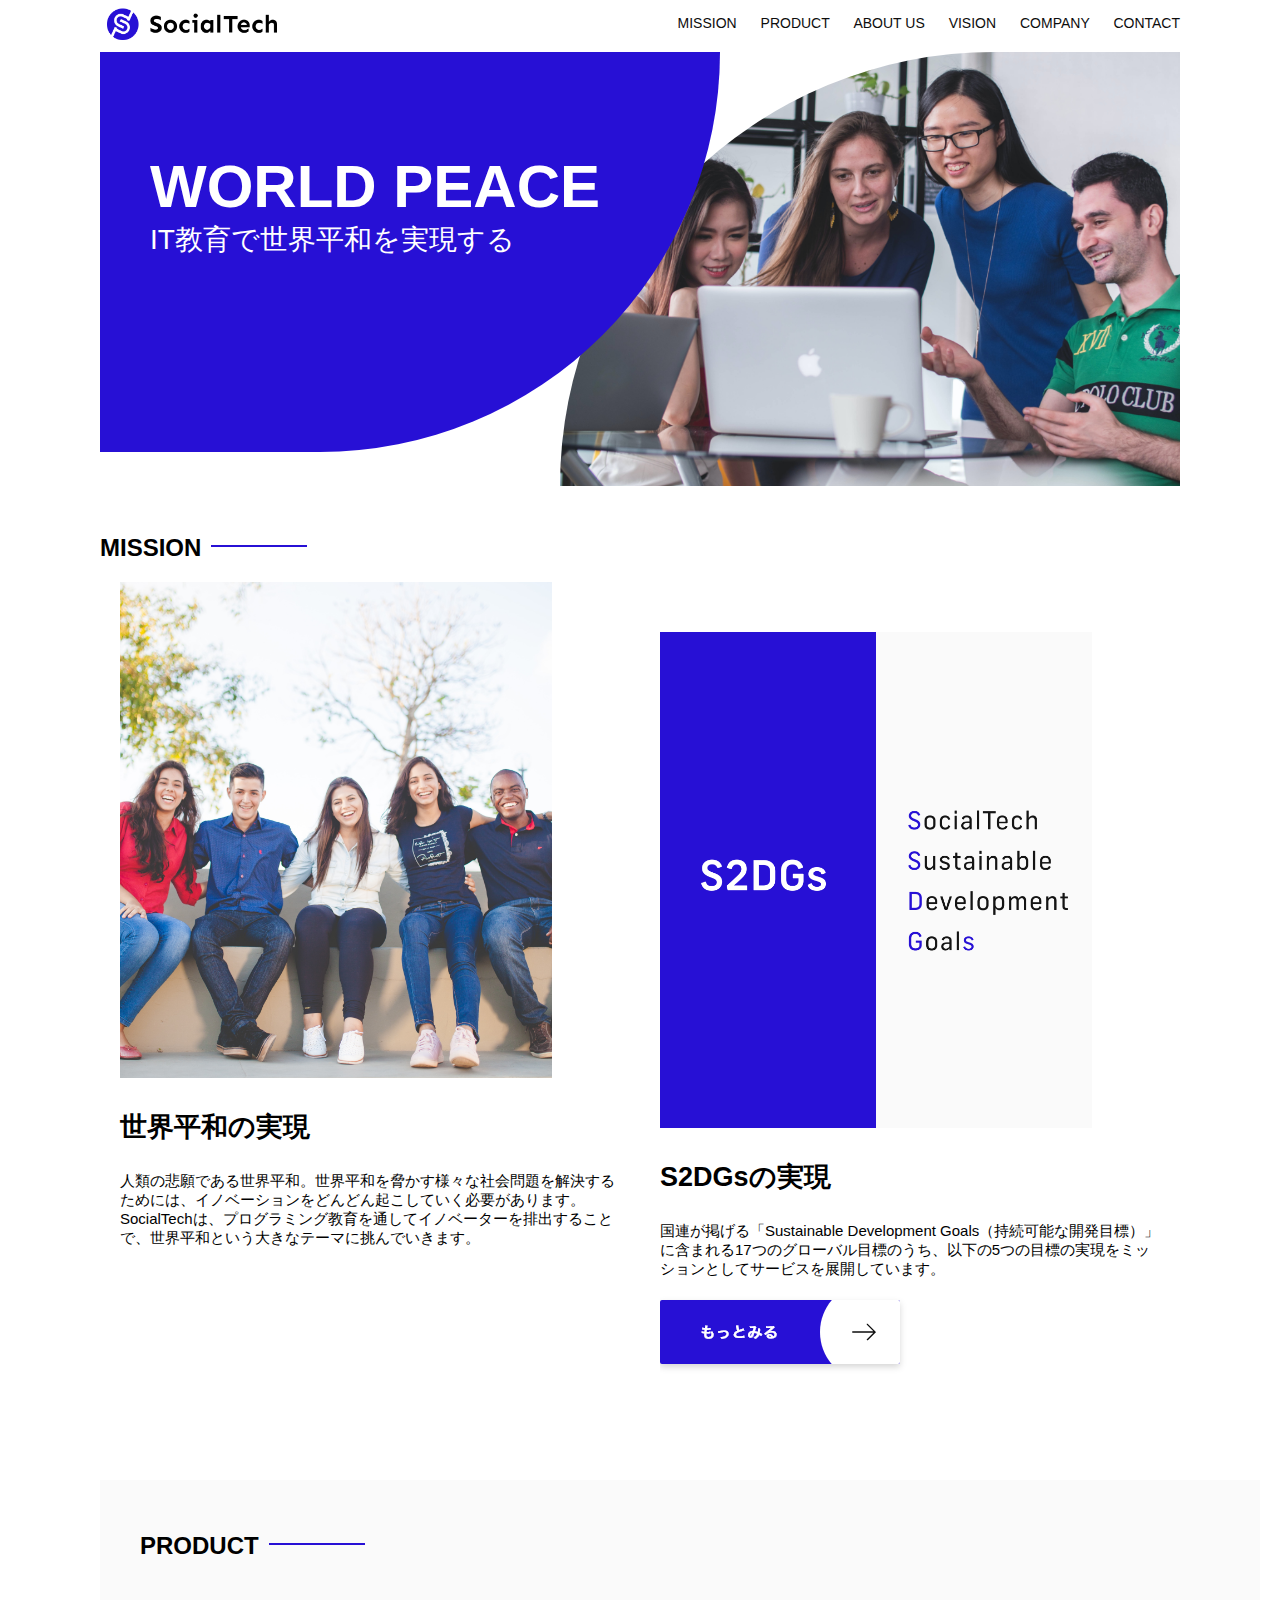
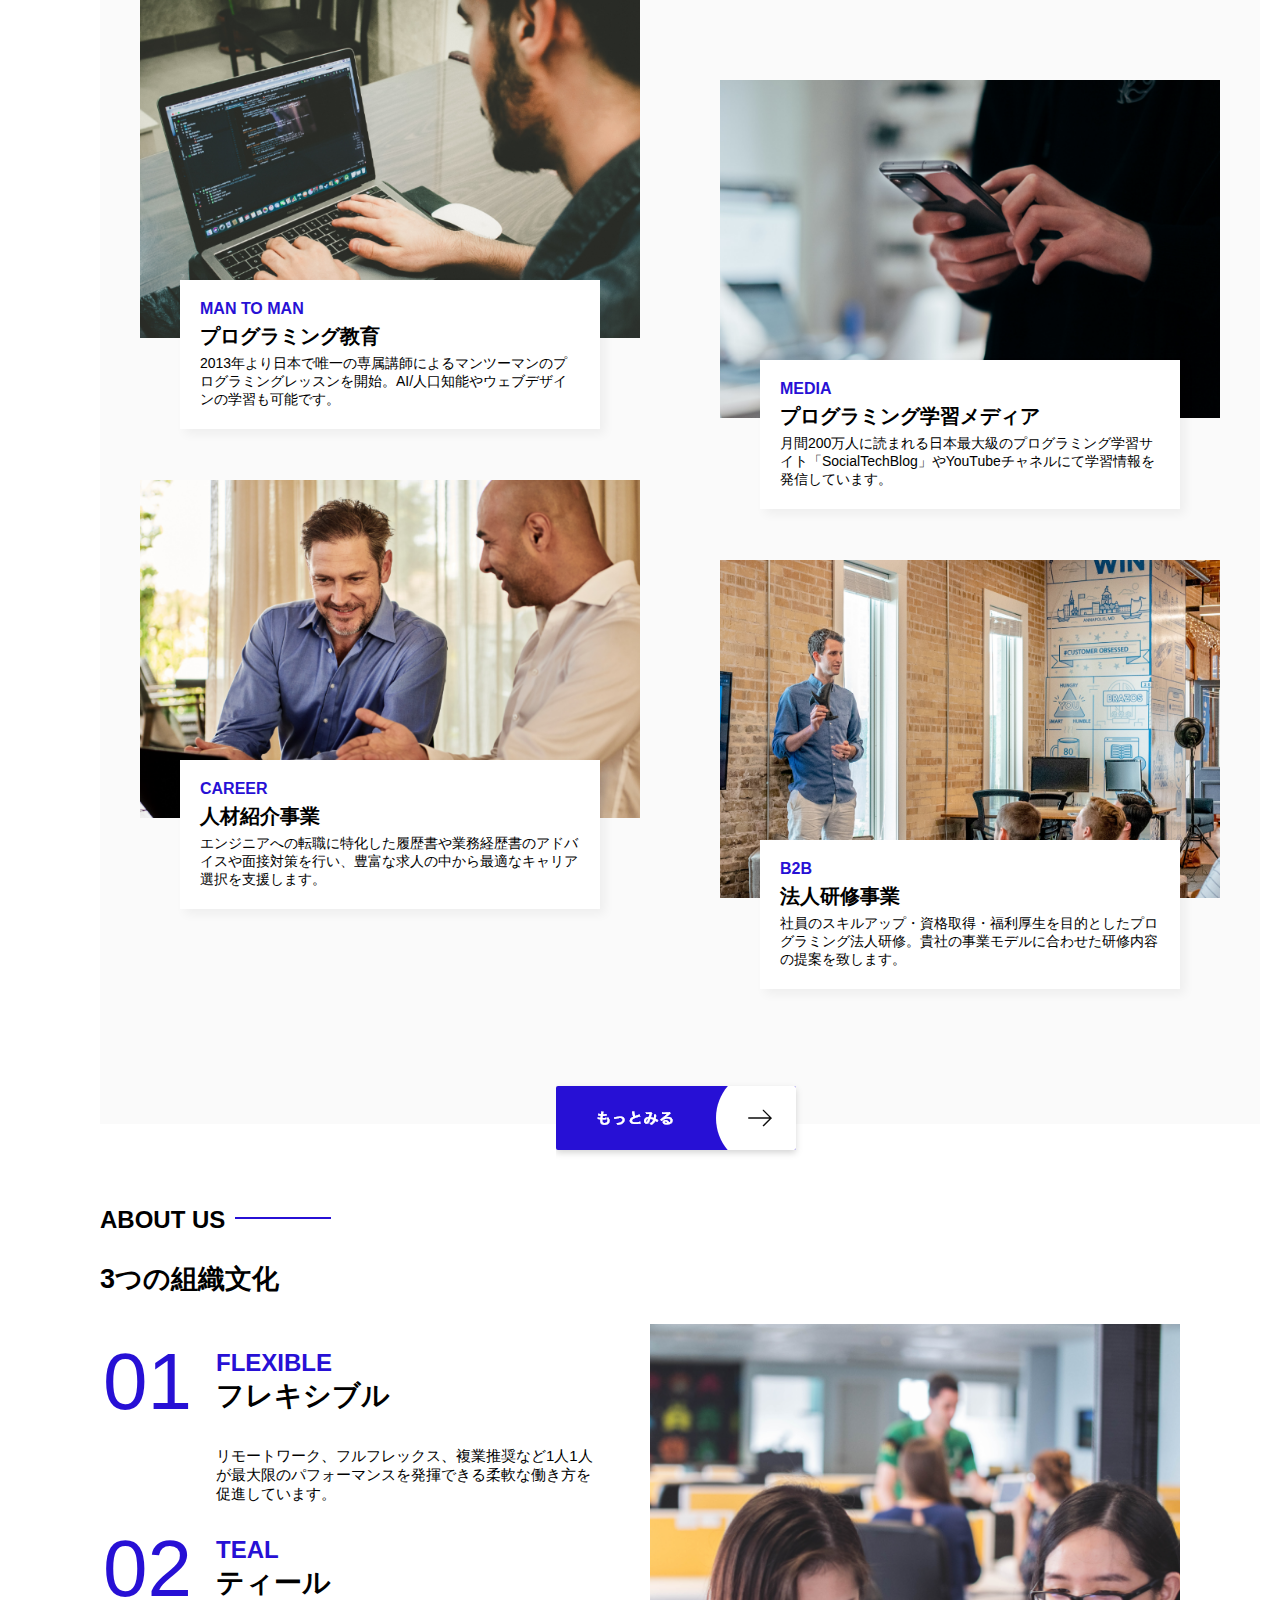
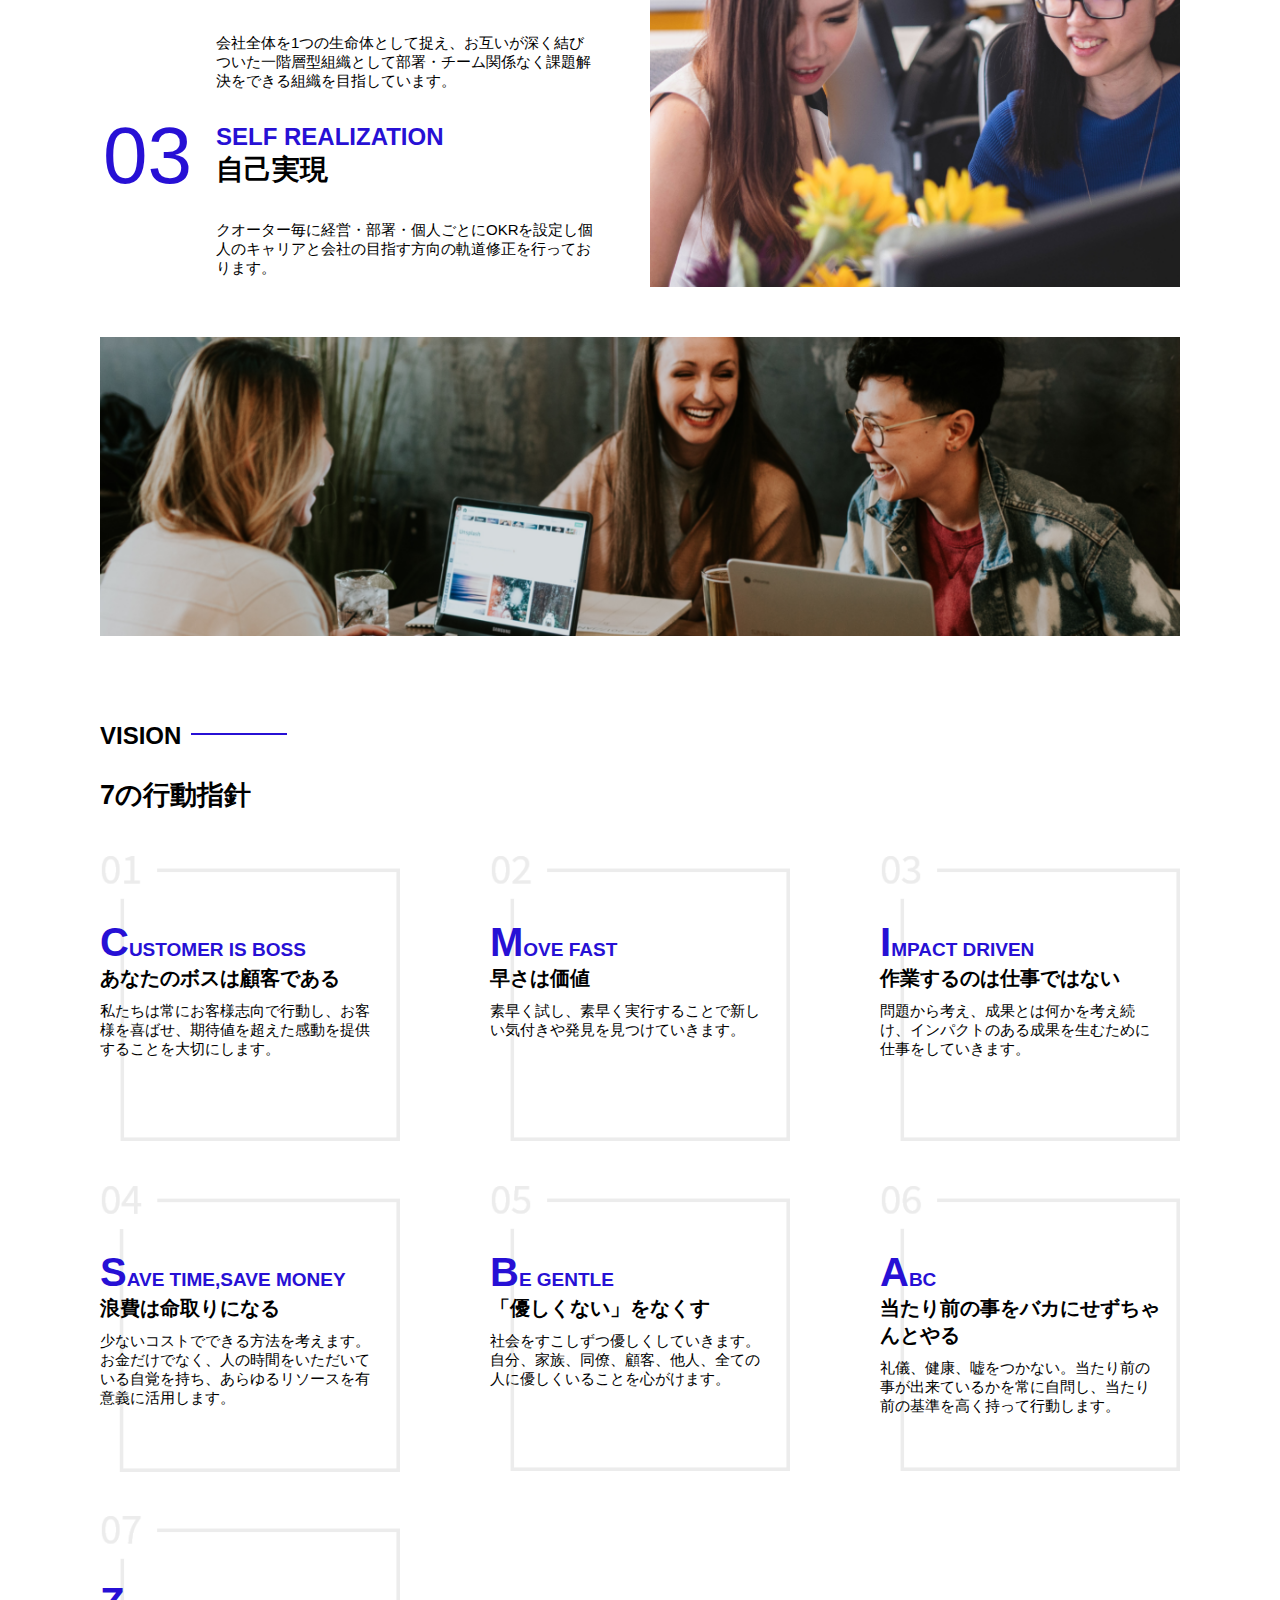
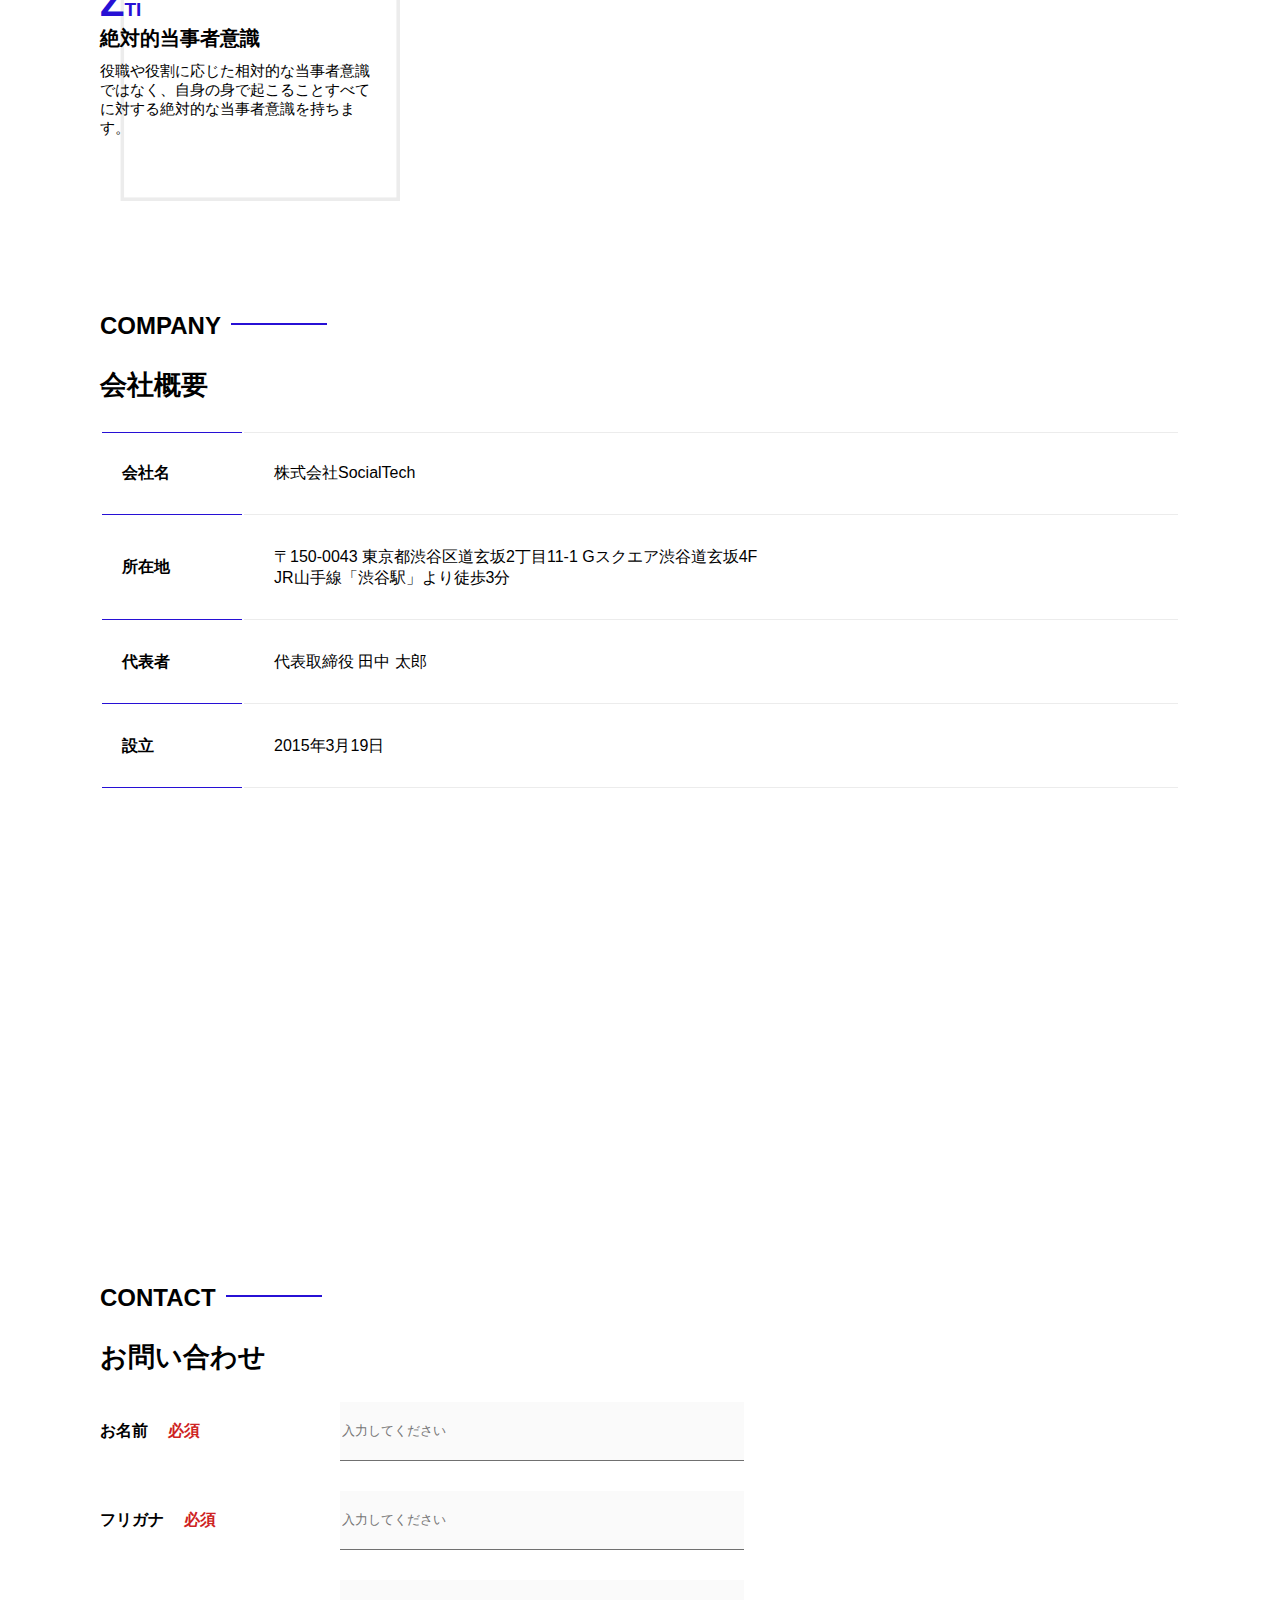
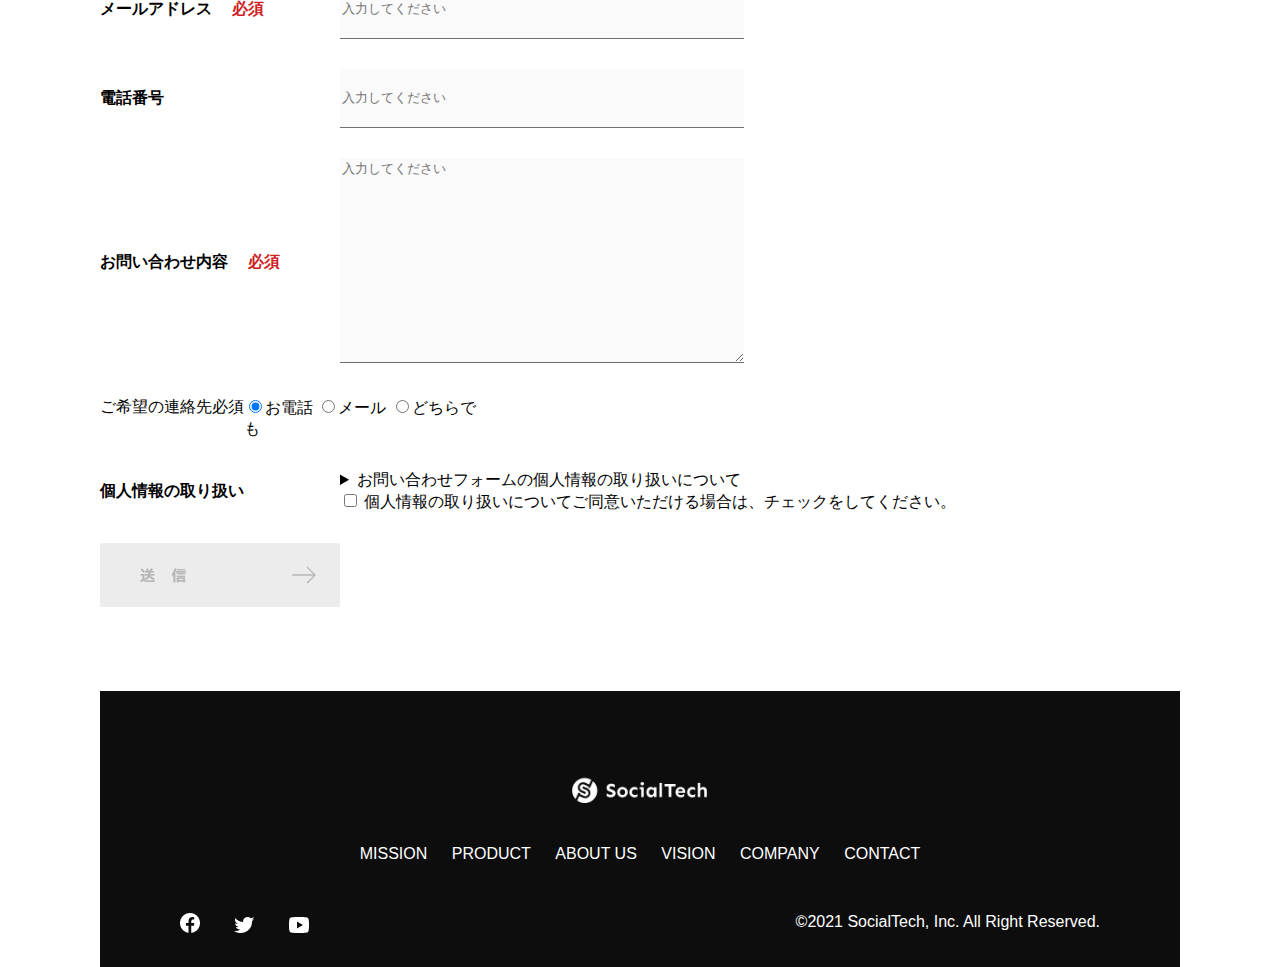
<file: index.html>
<!DOCTYPE html>
<html>
  <head>
    <title>SocialTech</title>
    <meta charset="UTF-8">
    <meta name="description" content="SocialTechはEdTech業界のリーディングカンパニーを目指します。">
    <!-- ↓いつも"width=device-widthの後の,を忘れるため注意！ -->
    <meta name="viewport" content="width=device-width, initial-scale=1.0">
    <link rel="stylesheet" href="style.css">
  </head>
  <body>
    <!-- ヘッダー -->
    <header>
      <!-- ロゴ -->
      <a href="index.html" id="logo"><img src="images/logo.png" alt="トップページに戻る"></a>
      <!-- PC用ナビゲーション -->
      <nav id="nav-pc">
        <a href="mission.html">MISSION</a>
        <a href="product.html">PRODUCT</a>
        <a href="index.html#aboutus">ABOUT US</a>
        <a href="index.html#vision">VISION</a>
        <a href="index.html#company">COMPANY</a>
        <a href="index.html#contact">CONTACT</a>
      </nav>
      <!-- スマートフォン用メニューボタン -->
      <img id="menu-sp" src="images/button-menu.png" alt="ナビゲーションを開く" onclick="document.getElementById('nav-sp').style.display = 'block'">

      <!-- スマホ用ナビゲーション -->
      <nav id="nav-sp">
        <img id="close" src="images/button-close.png" alt="ナビゲーションを閉じる" onclick="document.getElementById('nav-sp').style.display = 'none'">
        <a id="logo-sp" href="index.html" onclick="document.getElementById(nav-sp).style.display = 'none'"><img 
          src="images/logo-sp.png" alt="トップページに戻る"></a>
          <a class="menu" href="mission.html" onclick="document.getElementById('nav-sp').style.display = 'none'">MISSION</a>
          <a class="menu" href="product.html" onclick="document.getElementById('nav-sp').style.display = 'none'">PRODUCT</a>
          <a class="menu" href="index.html#aboutus" onclick="document.getElementById('nav-sp').style.display = 'none'">ABOUT
            US</a>
          <a class="menu" href="index.html#vision"
            onclick="document.getElementById('nav-sp').style.display = 'none'">VISION</a>
          <a class="menu" href="index.html#company"
            onclick="document.getElementById('nav-sp').style.display = 'none'">COMPANY</a>
          <a class="menu" href="index.html#contact"
            onclick="document.getElementById('nav-sp').style.display = 'none'">CONTACT</a>
          <div id="sns">
          <a href="https://www.facebook.com/sejuku2013"><img src="images/button-facebook.png" alt="Facebookのリンク"></a>
          <a href="https://twitter.com/samuraijuku"><img src="images/button-twitter.png" alt="Twitterのリンク"></a>
          <a href="https://www.youtube.com/channel/UCCFOQO5aDK0xXam4cUQXT8g"><img src="images/button-youtube.png" alt="YouTubeのリンク"></a>
        </div>
      </nav>
    </header>
    <main>
      <article>
        <!-- メインビジュアル -->
        <section id="main-visual">
          <div id="main-message">
            <h1>WORLD PEACE</h1>
            <p>IT教育で世界平和を実現する</p>      
          </div>
          <img src="images/index/index-main.png"  alt="PCの周りに集まる多国籍の仲間たち">
        </section>
        <!-- ミッション -->
        <section id="mission">
          <h2 class="index-h2">MISSION</h2>
          <div id="mission-flex">
            <div>
              <img id="mission-photo" src="images/index/index-mission.png" alt="屋外のベンチで写真を撮影する多国籍の仲間たち">
              <h3>世界平和の実現</h3>
              <p>
                人類の悲願である世界平和。世界平和を脅かす様々な社会問題を解決するためには、イノベーションをどんどん起こしていく必要があります。SocialTechは、プログラミング教育を通してイノベーターを排出することで、世界平和という大きなテーマに挑んでいきます。
              </p>
            </div>
            <div>
              <img id="s2dgs" src="images/index/s2dgs.png" alt="S2DGs">
              <h3>S2DGsの実現</h3>
              <p>国連が掲げる「Sustainable Development Goals（持続可能な開発目標）」に含まれる17つのグローバル目標のうち、以下の5つの目標の実現をミッションとしてサービスを展開しています。</p>
              <a href="mission.html">
                <img src="images/button-more.png" alt="もっと見る"></a>
            </div>
          </div>
        </section>
        <!-- プロダクト -->
        <section id="product">
          <h2 class="index-h2">PRODUCT</h2>
          <div>
            <div id="product-left">
              <div>
                <img class="product-photo" src="images/product/product-mantoman.png" alt="PCでコードを書く男性">
                <div class="product-explain">
                  <span>MAN TO MAN</span>
                  <h3>プログラミング教育</h3>
                  <p>2013年より日本で唯一の専属講師によるマンツーマンのプログラミングレッスンを開始。AI/人口知能やウェブデザインの学習も可能です。</p>
                </div>
              </div>
              <div>
                <img class="product-photo" src="images/product/product-career.png" alt="笑顔で話し合う2人の男性">
                <div class="product-explain">
                  <span>CAREER</span>
                  <h3>人材紹介事業</h3>
                  <p>エンジニアへの転職に特化した履歴書や業務経歴書のアドバイスや面接対策を行い、豊富な求人の中から最適なキャリア選択を支援します。</p>
                </div>
              </div>
            </div>
            <div id="product-right">
              <div>
                <img class="product-photo" src="images/product/product-media.png" alt="スマートフォンを操作する人">
                <div class="product-explain">
                  <span>MEDIA</span>
                  <h3>プログラミング学習メディア</h3>
                  <p>月間200万人に読まれる日本最大級のプログラミング学習サイト「SocialTechBlog」やYouTubeチャネルにて学習情報を発信しています。</p>
                </div>
              </div>
              <div>
                <img class="product-photo" src="images/product/product-b2b.png" alt="講演中の男性とそれを聴く人々">
                <div class="product-explain">
                  <span>B2B</span>
                  <h3>法人研修事業</h3>
                  <p>社員のスキルアップ・資格取得・福利厚生を目的としたプログラミング法人研修。貴社の事業モデルに合わせた研修内容の提案を致します。</p>
                </div>
              </div>
            </div>
          </div>
          <div>
            <a id="product-more" href="product.html">
              <img src="images/button-more.png" alt="もっと見る">
            </a>
          </div>
        </section>
        <!-- ABOUT US -->
        <section id="aboutus">
          <h2 class="index-h2">ABOUT US</h2>
          <h3>3つの組織文化</h3>
          <div>
            <table class="culture-table">
              <tr>
                <td>
                  <span class="culture-num">01</span>
                </td>
                <td>
                  <span class="culture-en">FLEXIBLE</span>
                  <span class="culture-jp">フレキシブル</span>
                </td>
              </tr>
              <tr>
                <td>
                  <!-- 空のセル -->
                </td>
                <td>
                  <p class="culture-description">
                    リモートワーク、フルフレックス、複業推奨など1人1人が最大限のパフォーマンスを発揮できる柔軟な働き方を促進しています。
                  </p>
                </td>
              </tr>
              <tr>
                <td>
                  <span class="culture-num">02</span>
                </td>
                <td>
                  <span class="culture-en">TEAL</span>
                  <span class="culture-jp">ティール</span>
                </td>
              </tr>
              <tr>
                <td>
                  <!-- 空のセル -->
                </td>
                <td>
                  <p class="culture-description">
                    会社全体を1つの生命体として捉え、お互いが深く結びついた一階層型組織として部署・チーム関係なく課題解決をできる組織を目指しています。
                  </p>
                </td>
              </tr>
              <tr>
                <td>
                  <span class="culture-num">03</span>
                </td>
                <td>
                  <span class="culture-en">SELF REALIZATION</span>
                  <span class="culture-jp"> 自己実現</span>
                </td>
              </tr>
              <tr>
                <td>
                  <!-- 空のセル -->
                </td>
                <td>
                  <p class="culture-description">
                    クオーター毎に経営・部署・個人ごとにOKRを設定し個人のキャリアと会社の目指す方向の軌道修正を行っております。
                  </p> 
                </td>
              </tr>
            </table>
            <img class="culture-img" src="images/index/index-aboutus1.png" alt="笑顔で話し合う2人の女性">
          </div>
            <img class="culture-img2" src="images/index/index-aboutus2.png" alt="笑顔で話し合う3人の男女">
        </section>
        <!-- ビジョン -->
        <section id="vision">
          <h2 class="index-h2">VISION</h2>
          <h3>7の行動指針</h3>
          <div>
            <div class="vision-box">
              <img src="images/index/vision-01.png" alt="01">
              <span>
                <h4>CUSTOMER IS BOSS</h4>
                <h5>あなたのボスは顧客である</h5>
                <p>私たちは常にお客様志向で行動し、お客様を喜ばせ、期待値を超えた感動を提供することを大切にします。</p>
              </span>
            </div>
            <div class="vision-box">
              <img src="images/index/vision-02.png" alt="02">
              <span>
                <h4>MOVE FAST</h4>
                <h5>早さは価値</h5>
                <p>素早く試し、素早く実行することで新しい気付きや発見を見つけていきます。</p>
              </span>
            </div>
            <div class="vision-box">
              <img src="images/index/vision-03.png" alt="03">
              <span>
                <h4>IMPACT DRIVEN</h4>
                <h5>作業するのは仕事ではない</h5>
                <p>問題から考え、成果とは何かを考え続け、インパクトのある成果を生むために仕事をしていきます。</p>
              </span>
            </div>
            <div class="vision-box">
              <img src="images/index/vision-04.png" alt="04">
              <span>
                <h4>SAVE TIME,SAVE MONEY</h4>
                <h5>浪費は命取りになる</h5>
                <p>少ないコストでできる方法を考えます。お金だけでなく、人の時間をいただいている自覚を持ち、あらゆるリソースを有意義に活用します。</p>
              </span>
            </div>
            <div class="vision-box">
              <img src="images/index/vision-05.png" alt="05">
              <span>
                <h4>BE GENTLE</h4>
                <h5>「優しくない」をなくす</h5>
                <p>社会をすこしずつ優しくしていきます。自分、家族、同僚、顧客、他人、全ての人に優しくいることを心がけます。</p>
              </span>
            </div>
            <div class="vision-box">
              <img src="images/index/vision-06.png" alt="06">
              <span>
                <h4>ABC</h4>
                <h5>当たり前の事をバカにせずちゃんとやる</h5>
                <p>礼儀、健康、嘘をつかない。当たり前の事が出来ているかを常に自問し、当たり前の基準を高く持って行動します。</p>
              </span>
            </div>
            <div class="vision-box">
              <img src="images/index/vision-07.png" alt="07">
              <span>
                <h4>ZTI</h4>
                <h5>絶対的当事者意識</h5>
                <p>役職や役割に応じた相対的な当事者意識ではなく、自身の身で起こることすべてに対する絶対的な当事者意識を持ちます。</p>
              </span>
            </div>            
          </div>
        </section>
        <!-- COMPANY -->
        <section id="company">
          <h2 class="index-h2">COMPANY</h2>
          <h3>会社概要</h3>
          <table id="company-table">
            <tr>
              <th class="tableheader-first">会社名</th>
              <td class="cell-first">株式会社SocialTech</td>
            </tr>
            <tr>
              <th class="tableheader">所在地</th>
              <td class="cell">〒150-0043 東京都渋谷区道玄坂2丁目11-1 Gスクエア渋谷道玄坂4F<br>JR山手線「渋谷駅」より徒歩3分</td>
            </tr>
            <tr>
              <th class="tableheader">代表者</th>
              <td class="cell">代表取締役 田中 太郎</td>
            </tr>
            <tr>
              <th class="tableheader">設立</th>
              <td class="cell">2015年3月19日</td>
            </tr>
          </table>
          <iframe src="https://www.google.com/maps/embed?pb=!1m18!1m12!1m3!1d3241.7759544892483!2d139.69399665123464!3d35.65789123876098!2m3!1f0!2f0!3f0!3m2!1i1024!2i768!4f13.1!3m3!1m2!1s0x60188caa0042e8d1%3A0xba130bea826a7aa2!2z44CSMTUwLTAwNDMg5p2x5Lqs6YO95riL6LC35Yy66YGT546E5Z2C77yS5LiB55uu77yR77yR4oiS77yR!5e0!3m2!1sja!2sjp!4v1636872991912!5m2!1sja!2sjp"
                  style="border:0;" allowfullscreen="" loading="lazy"></iframe>
        </section>
        <!-- お問い合わせフォーム -->
        <section id="contact">
          <h2 class="index-h2">CONTACT</h2>
          <h3>お問い合わせ</h3>
          <!-- STATIC FORMSのフォームタグ -->
          <form action="https://api.staticforms.xyz/submit" method="post">
            <input type="text" name="honeypot" style="display:none">
            <!-- STATIC FORMSのアクセスキー -->
            <input type="hidden" name="accessKey" value="0c6f631b-71de-4d2d-8fc2-6f53edaca8bb">
            <!-- メールのタイトル -->
            <input type="hidden" name="subject" value="お問い合わせフォーム" />
            <!-- 送信先のメールアドレスをvalueに設定する -->
            <input type="hidden" name="replyTo" value="koicha6217@gmail.com">
            <!-- redirectToのURLは公開後のURLへリンクする -->
            <input type="hidden" name="redirectTo" value="">
            <div>
              <div class="contact-heading">
                <label class="contact-label">お名前<span class="contact-span">必須</span></label>
              </div>
              <div>
                <input type="text" name="name" placeholder="入力してください" class="contact-textbox">
              </div>
            </div>
            <div>
              <div class="contact-heading">
                <label class="contact-label">フリガナ<span class="contact-span">必須</span></label>
              </div>
              <div>
                <input type="text" name="hurigana" placeholder="入力してください" class="contact-textbox">
              </div>
            </div>
            <div>
              <div class="contact-heading">
                <label class="contact-label">メールアドレス<span class="contact-span">必須</span></label>
              </div>
              <div>
                <input type="text" name="email" placeholder="入力してください" class="contact-textbox">
              </div>
            </div>
            <div>
              <div class="contact-heading">
                <label class="contact-label">電話番号</label>
              </div>
              <div>
                <input type="text" name="tel" placeholder="入力してください" class="contact-textbox">
              </div>
            </div>
            <div>
              <div class="contact-heading">
                <label class="contact-label">お問い合わせ内容<span class="contact-span">必須</span></label>
              </div>
              <div>
                <textarea class="contact-textarea" placeholder="入力してください" name="message"></textarea>
              </div>
            </div>
            <!-- ご希望の連絡先 -->
            <div>
              <div>
                <label>ご希望の連絡先<span>必須</span></label>
              </div>
              <div>
                <div class="contact-heading">
                  <input class="radiobutton" type="radio" value="tel" name="contact" checked><label>お電話</label>
                  <input class="radiobutton" type="radio" value="mail" name="contact"><label>メール</label>
                  <input class="radiobutton" type="radio" value="both" name="contact"><label>どちらでも</label>
                </div>
              </div>
            </div>
            <div>
              <div class="contact-heading">
                <label class="contact-label">個人情報の取り扱い</label>
              </div>
              <div>
                <details>
                  <summary>お問い合わせフォームの個人情報の取り扱いについて</summary>
                  <div>
                    <span>１．組織の名称又は氏名</span><br>
                    株式会社SocialTech<br><br>
                    <span>２．個人情報保護管理者（若しくはその代理人）の氏名又は職名、所属及び連絡先 
                      鈴木 一郎 コーポレート部</span><br>
                    メールアドレス：support@socialtech.net<br>
                    TEL：03-xxxx-xxxx<br>
                    <span>３．個人情報の利用目的</span><br>
                    ・本サービス及び本サービスに関連する情報の提供又はそれらに関する連絡のため<br>
                    ・ユーザーの本人確認のため<br>
                    ・当社サービスのご案内のため<br>
                    ・当社の商品等の広告または宣伝（電子メールによるものを含むものとします。）<br><br>
                    <span>４．個人情報の取り扱い業務の委託</span><br>
                    個人情報の取扱業務の全部または一部を外部に業務委託する場合があります。<br>
                    その際、弊社は、個人情報を適切に保護できる管理体制を敷き実行していることを条件として<br>
                    委託先を厳選したうえで、機密保持契約を委託先と締結し、お客様の個人情報を厳密に管理させます。<br><br>
                    <span>５．個人情報の開示等の請求</span><br>
                    お客様は、弊社に対してご自身の個人情報の開示等（利用目的の通知、開示、内容の訂正・追加・削除、利用の停止または消去、第三者への提供の停止）に関して、当社問合わせ窓口に申し出ることができます。<br>
                    その際、弊社はお客様ご本人を確認させていただいたうえで、合理的な期間内に対応いたします。<br><br>
                    なお、個人情報に関する弊社問合わせ先は、次の通りです。<br><br>
                    株式会社SocialTech　個人情報問合せ窓口<br>
                    〒150-0043　東京都渋谷区道玄坂2丁目11-1 Ｇスクエア渋谷道玄坂 4F<br>
                    メールアドレス：support@socialtech.net　TEL：03-xxxx-xxxx<br><br>
                    <span>６．個人情報を提供されることの任意性について</span><br><br>
                    お客様がご自身の個人情報を弊社に提供されるか否かは、お客様のご判断によりますが、もしご提供されない場合には、適切なサービスが提供できない場合がありますので予めご了承ください。
                  </div>
                </details>
                <input type="checkbox" name="agree">
                <span>個人情報の取り扱いについてご同意いただける場合は、チェックをしてください。</span>
              </div>
            </div>
            <input type="image" src="images/button-submit.png" alt="送信する">
          </form>
        </section>
      </article>
      <footer>
        <div id="footer-logo">
          <img src="images/logo-sp.png" alt="SocialTeck">
        </div>
        <div id="footer-link">
          <a href="mission.html">MISSION</a>
          <a href="product.html">PRODUCT</a>
          <a href="index.html#aboutus">ABOUT US</a>
          <a href="index.html#vision">VISION</a>
          <a href="index.html#company">COMPANY</a>
          <a href="index.html#contact">CONTACT</a>
        </div>
        <div id="sns-footer">
          <a href="https://www.facebook.com/sejuku2013"><img src="images/button-facebook.png" alt="Facebookのリンク"></a>
          <a href="https://twitter.com/samuraijuku"><img src="images/button-twitter.png" alt="Twitterのリンク"></a>
          <a href="https://www.youtube.com/channel/UCCFOQO5aDK0xXam4cUQXT8g"><img src="images/button-youtube.png" alt="YouTubeのリンク"></a>
          <span id="copyright">&copy;2021 SocialTech, Inc. All Right Reserved. </span>
        </div>
      </footer>
    </main>
  </body>
</html>
</file>
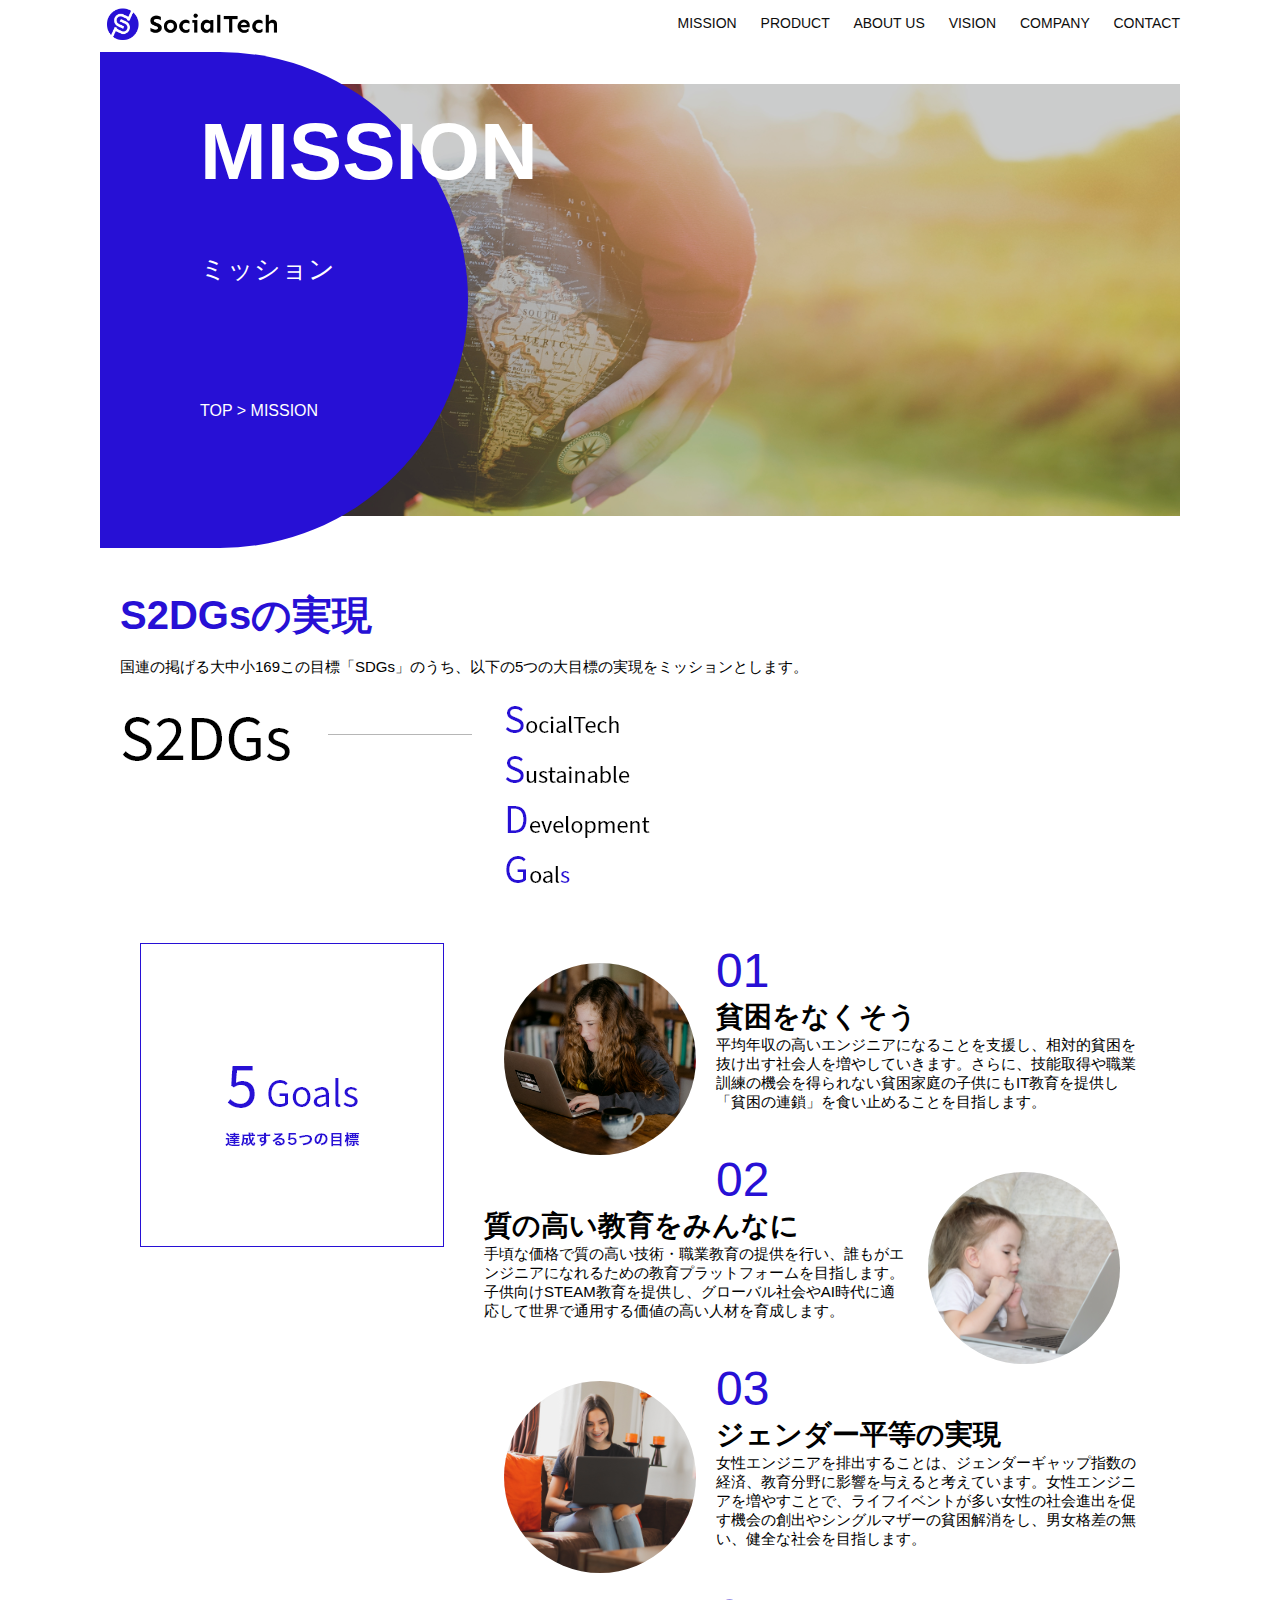
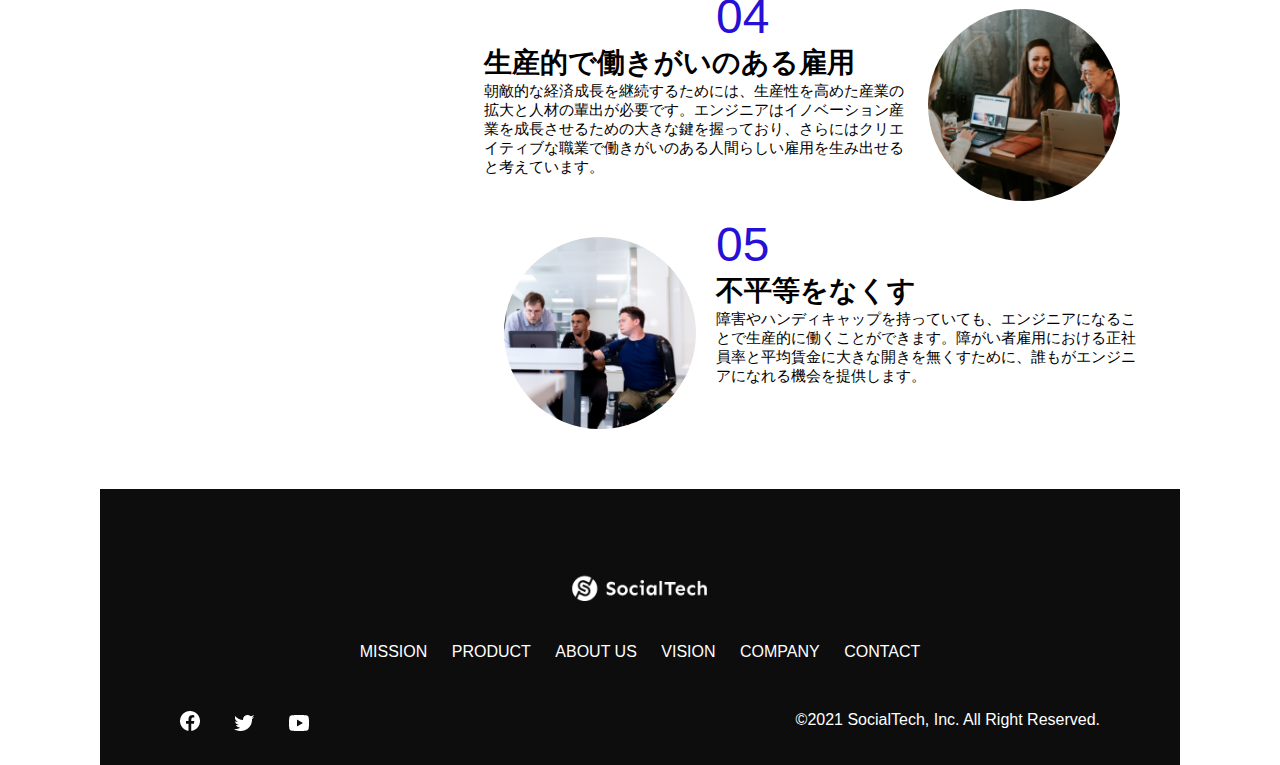
<file: mission.html>
<!DOCTYPE html>
<html>
  <head>
    <title>※SocialTeck - MISSION ミッション -</title>
    <meta charset="UTF-8">
    <meta name="description" content="SocialTeckが目指す5つの目標（S2DGs）を紹介します">
    <meta name="viewport" content="width=device-width, initial-scale=1.0">
    <link rel="stylesheet" href="style.css">
  </head>

  <body>
    <!-- ヘッダー -->
    <header>
      <!-- ロゴ -->
      <a href="index.html" id="logo"><img src="images/logo.png" alt="トップページに戻る"></a>

      <!-- PC用ナビゲーション -->
      <nav id="nav-pc">
        <a href="mission.html">MISSION</a>
        <a href="product.html">PRODUCT</a>
        <a href="index.html#aboutus">ABOUT US</a>
        <a href="index.html#vision">VISION</a>
        <a href="index.html#company">COMPANY</a>
        <a href="index.html#contact">CONTACT</a>
      </nav>

      <!-- スマートフォン用メニューボタン -->
      <img id="menu-sp" src="images/button-menu.png" alt="ナビゲーションを開く" onclick="document.getElementById('nav-sp').style.display = 'block'">

      <!-- スマホ用ナビゲーション -->
      <nav id="nav-sp">
        <img id="close" src="images/button-close.png" alt="ナビゲーションを閉じる" onclick="document.getElementById('nav-sp').style.display = 'none'">
        <a id="logo-sp" href="index.html" onclick="document.getElementById(nav-sp).style.display = 'none'"><img 
          src="images/logo-sp.png" alt="トップページに戻る"></a>
          <a class="menu" href="mission.html" onclick="document.getElementById('nav-sp').style.display = 'none'">MISSION</a>
          <a class="menu" href="product.html" onclick="document.getElementById('nav-sp').style.display = 'none'">PRODUCT</a>
          <a class="menu" href="index.html#aboutus" onclick="document.getElementById('nav-sp').style.display = 'none'">ABOUT
            US</a>
          <a class="menu" href="index.html#vision"
            onclick="document.getElementById('nav-sp').style.display = 'none'">VISION</a>
          <a class="menu" href="index.html#company"
            onclick="document.getElementById('nav-sp').style.display = 'none'">COMPANY</a>
          <a class="menu" href="index.html#contact"
            onclick="document.getElementById('nav-sp').style.display = 'none'">CONTACT</a>
          <div id="sns">
          <a href="https://www.facebook.com/sejuku2013"><img src="images/button-facebook.png" alt="Facebookのリンク"></a>
          <a href="https://twitter.com/samuraijuku"><img src="images/button-twitter.png" alt="Twitterのリンク"></a>
          <a href="https://www.youtube.com/channel/UCCFOQO5aDK0xXam4cUQXT8g"><img src="images/button-youtube.png" alt="YouTubeのリンク"></a>
        </div>
      </nav>
    </header>
    <main>
      <article>        
        <section id="mission-main">
          <div id="mission-title">
            <h1>MISSION</h1>
            <span>ミッション</span>
            <div>TOP > MISSION</div>
          </div>
        </section>
        <section id="mission-s2dgs">
          <h2 class="mission-h2">S2DGsの実現</h2>
          <p>国連の掲げる大中小169この目標「SDGs」のうち、以下の5つの大目標の実現をミッションとします。</p>
          <img src="images/mission/mission-s2dgs.png" alt="S2DGs">
        </section>
        <section id="mission-5goals">
          <div>
            <img id="s2dgs-image" src="images/mission/mission-5goals.png" alt="5Goals">
          </div>
          <div>
            <!-- 01 -->
            <div>
              <img class="fivegoals-image-left" src="images/mission/mission-5goals01.png" alt="PCを操作する女の子">
              <span class="fivegoals-number">01</span>
              <h3 class="fivegoals-h3">貧困をなくそう</h3>
              <p class="fivegoals-p">
                平均年収の高いエンジニアになることを支援し、相対的貧困を抜け出す社会人を増やしていきます。さらに、技能取得や職業訓練の機会を得られない貧困家庭の子供にもIT教育を提供し「貧困の連鎖」を食い止めることを目指します。
              </p>
            </div>
            <!-- 02 -->
            <div>
              <img class="fivegoals-image-right" src="images/mission/mission-5goals02.png" alt="PCを見つめる小さい女の子">
              <span class="fivegoals-number">02</span>
              <h3 class="fivegoals-h3">質の高い教育をみんなに</h3>
              <p class="fivegoals-p">
                手頃な価格で質の高い技術・職業教育の提供を行い、誰もがエンジニアになれるための教育プラットフォームを目指します。子供向けSTEAM教育を提供し、グローバル社会やAI時代に適応して世界で通用する価値の高い人材を育成します。
              </p>
            </div>
            <!-- 03 -->
            <div>
              <img class="fivegoals-image-left" src="images/mission/mission-5goals03.png" alt="PCを操作する女性">
              <span class="fivegoals-number">03</span>
              <h3 class="fivegoals-h3">ジェンダー平等の実現</h3>
              <p class="fivegoals-p">
                女性エンジニアを排出することは、ジェンダーギャップ指数の経済、教育分野に影響を与えると考えています。女性エンジニアを増やすことで、ライフイベントが多い女性の社会進出を促す機会の創出やシングルマザーの貧困解消をし、男女格差の無い、健全な社会を目指します。
              </p>
            </div>
            <!-- 04 -->
            <div>
              <img class="fivegoals-image-right" src="images/mission/mission-5goals04.png" alt="笑顔で話し合う3人の男女">
              <span class="fivegoals-number">04</span>
              <h3 class="fivegoals-h3">生産的で働きがいのある雇用</h3>
              <p class="fivegoals-p">
                朝敵的な経済成長を継続するためには、生産性を高めた産業の拡大と人材の輩出が必要です。エンジニアはイノベーション産業を成長させるための大きな鍵を握っており、さらにはクリエイティブな職業で働きがいのある人間らしい雇用を生み出せると考えています。
              </p>
            </div>
            <!-- 05 -->
            <div>
              <img class="fivegoals-image-left" src="images/mission/mission-5goals05.png" alt="障害を持つ男性が生き生きと働く様子">
              <span class="fivegoals-number">05</span>
              <h3 class="fivegoals-h3">不平等をなくす</h3>
              <p class="fivegoals-p">
                障害やハンディキャップを持っていても、エンジニアになることで生産的に働くことができます。障がい者雇用における正社員率と平均賃金に大きな開きを無くすために、誰もがエンジニアになれる機会を提供します。
              </p>
            </div>
          </div>
        </section>
      </article>
      <footer>
        <div id="footer-logo">
          <img src="images/logo-sp.png" alt="SocialTeck">
        </div>
        <div id="footer-link">
          <a href="mission.html">MISSION</a>
          <a href="product.html">PRODUCT</a>
          <a href="index.html#aboutus">ABOUT US</a>
          <a href="index.html#vision">VISION</a>
          <a href="index.html#company">COMPANY</a>
          <a href="index.html#contact">CONTACT</a>
        </div>
        <div id="sns-footer">
          <a href="https://www.facebook.com/sejuku2013"><img src="images/button-facebook.png" alt="Facebookのリンク"></a>
          <a href="https://twitter.com/samuraijuku"><img src="images/button-twitter.png" alt="Twitterのリンク"></a>
          <a href="https://www.youtube.com/channel/UCCFOQO5aDK0xXam4cUQXT8g"><img src="images/button-youtube.png" alt="YouTubeのリンク"></a>
          <span id="copyright">&copy;2021 SocialTech, Inc. All Right Reserved. </span>
        </div>
      </footer>
    </main>
  </body>

</html>
</file>
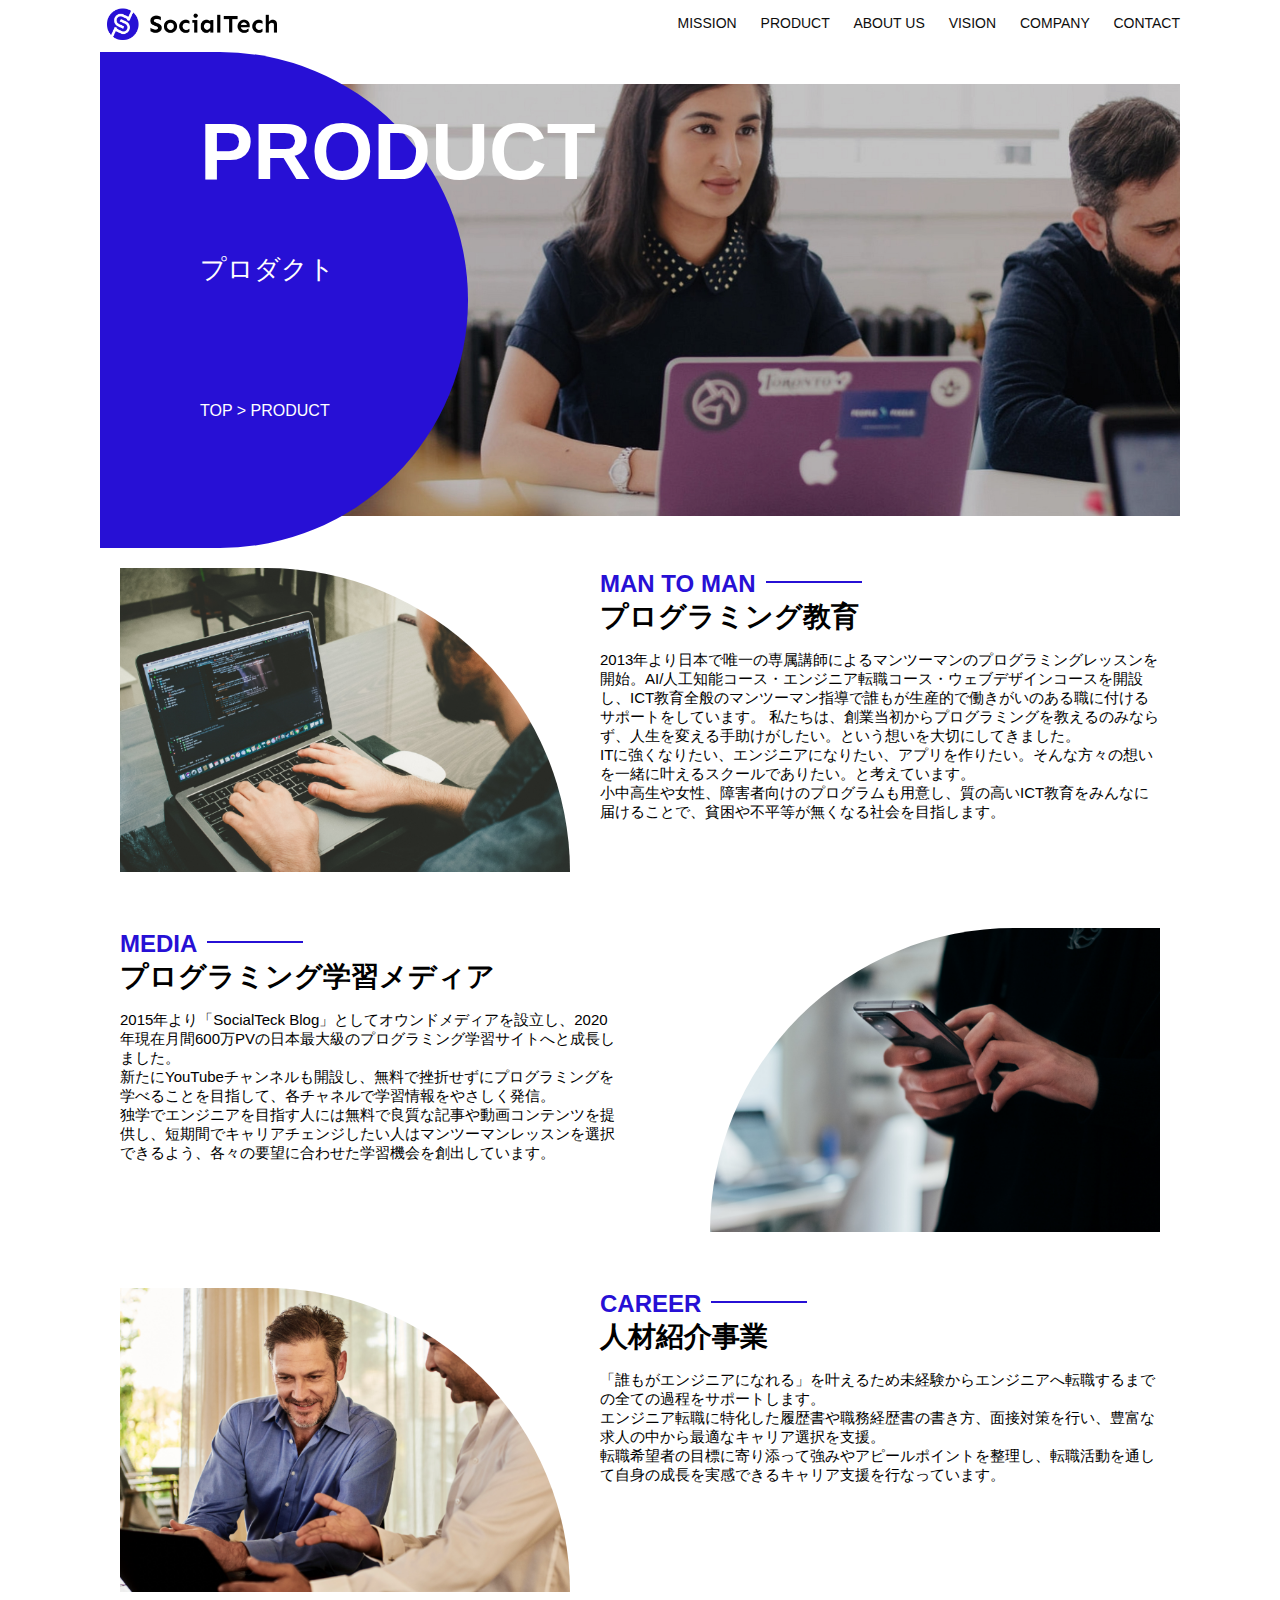
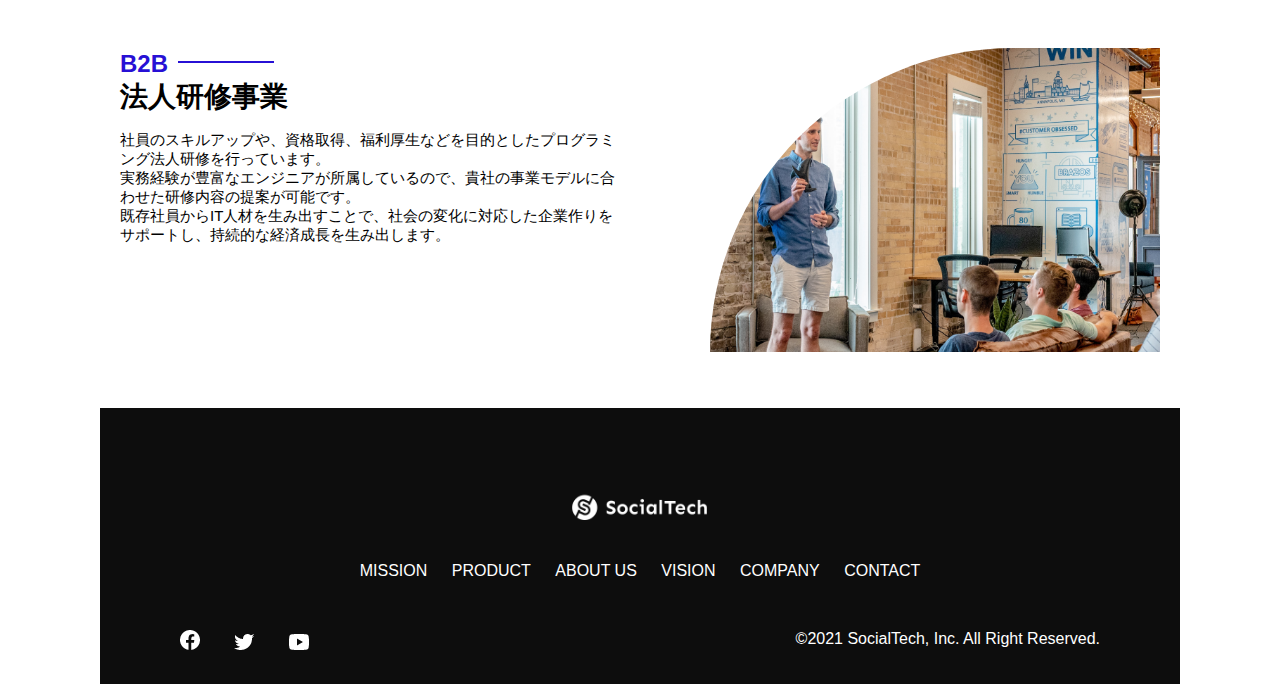
<file: product.html>
<!DOCTYPE html>
<html>
  <head>
    <title>※SocialTeck - PRODUCT プロダクト -</title>
    <meta charset="UTF-8">
    <meta name="description" content="SocialTeckの4つのプロダクトを紹介します">
    <meta name="viewport" content="width=device-width, initial-scale=1.0">
    <link rel="stylesheet" href="style.css">
  </head>

  <body>
    <!-- ヘッダー -->
    <header>
      <!-- ロゴ -->
      <a href="index.html" id="logo"><img src="images/logo.png" alt="トップページに戻る"></a>

      <!-- PC用ナビゲーション -->
      <nav id="nav-pc">
        <a href="mission.html">MISSION</a>
        <a href="product.html">PRODUCT</a>
        <a href="index.html#aboutus">ABOUT US</a>
        <a href="index.html#vision">VISION</a>
        <a href="index.html#company">COMPANY</a>
        <a href="index.html#contact">CONTACT</a>
      </nav>

      <!-- スマホ用メニューボタン -->
      <img id="menu-sp" src="images/button-menu.png" alt="ナビゲーションを開く" onclick="document.getElementById('nav-sp').style.display = 'block'">

      <!-- スマホ用ナビゲーション -->
      <nav id="nav-sp">
        <img id="close" src="images/button-close.png" alt="ナビゲーションを閉じる" onclick="document.getElementById('nav-sp').style.display = 'none'">
        <a id="logo-sp" href="index.html" onclick="document.getElementById(nav-sp).style.display = 'none'"><img 
          src="images/logo-sp.png" alt="トップページに戻る"></a>
          <a class="menu" href="mission.html" onclick="document.getElementById('nav-sp').style.display = 'none'">MISSION</a>
          <a class="menu" href="product.html" onclick="document.getElementById('nav-sp').style.display = 'none'">PRODUCT</a>
          <a class="menu" href="index.html#aboutus" onclick="document.getElementById('nav-sp').style.display = 'none'">ABOUT
            US</a>
          <a class="menu" href="index.html#vision"
            onclick="document.getElementById('nav-sp').style.display = 'none'">VISION</a>
          <a class="menu" href="index.html#company"
            onclick="document.getElementById('nav-sp').style.display = 'none'">COMPANY</a>
          <a class="menu" href="index.html#contact"
            onclick="document.getElementById('nav-sp').style.display = 'none'">CONTACT</a>
          <div id="sns">
          <a href="https://www.facebook.com/sejuku2013"><img src="images/button-facebook.png" alt="Facebookのリンク"></a>
          <a href="https://twitter.com/samuraijuku"><img src="images/button-twitter.png" alt="Twitterのリンク"></a>
          <a href="https://www.youtube.com/channel/UCCFOQO5aDK0xXam4cUQXT8g"><img src="images/button-youtube.png" alt="YouTubeのリンク"></a>
        </div>
      </nav>
    </header>
    <main>
      <article>
        <section id="product-main">
          <div id="product-title">
            <h1>PRODUCT</h1>
            <span>プロダクト</span>
            <div>TOP > PRODUCT</div>
          </div>
        </section>
        <section class="product-section1">
          <img src="images/product/product-mantoman.png" alt="PCでコードを書く男性">
          <div>
            <h2 class="product-h2">MAN TO MAN</h2>
            <h3 class="product-h3">プログラミング教育</h3>
            <p>
              2013年より日本で唯一の専属講師によるマンツーマンのプログラミングレッスンを開始。AI/人工知能コース・エンジニア転職コース・ウェブデザインコースを開設し、ICT教育全般のマンツーマン指導で誰もが生産的で働きがいのある職に付けるサポートをしています。
              私たちは、創業当初からプログラミングを教えるのみならず、人生を変える手助けがしたい。という想いを大切にしてきました。<br>ITに強くなりたい、エンジニアになりたい、アプリを作りたい。そんな方々の想いを一緒に叶えるスクールでありたい。と考えています。<br>小中高生や女性、障害者向けのプログラムも用意し、質の高いICT教育をみんなに届けることで、貧困や不平等が無くなる社会を目指します。
            </p>
          </div>
        </section>
        <section class="product-section2">
          <div>
            <h2 class="product-h2">MEDIA</h2>
            <h3 class="product-h3">プログラミング学習メディア</h3>
            <p>2015年より「SocialTeck
              Blog」としてオウンドメディアを設立し、2020年現在月間600万PVの日本最大級のプログラミング学習サイトへと成長しました。<br>新たにYouTubeチャンネルも開設し、無料で挫折せずにプログラミングを学べることを目指して、各チャネルで学習情報をやさしく発信。<br>独学でエンジニアを目指す人には無料で良質な記事や動画コンテンツを提供し、短期間でキャリアチェンジしたい人はマンツーマンレッスンを選択できるよう、各々の要望に合わせた学習機会を創出しています。
            </p>          
          </div>
          <img src="images/product/product-media.png" alt="スマートフォンを操作する人">
        </section>
        <section class="product-section1">
          <img src="images/product/product-career.png" alt="笑顔で話し合う2人の男性">
          <div>
            <h2 class="product-h2">CAREER</h2>
            <h3 class="product-h3">人材紹介事業</h3>
            <p>
              「誰もがエンジニアになれる」を叶えるため未経験からエンジニアへ転職するまでの全ての過程をサポートします。<br>エンジニア転職に特化した履歴書や職務経歴書の書き方、面接対策を行い、豊富な求人の中から最適なキャリア選択を支援。<br>転職希望者の目標に寄り添って強みやアピールポイントを整理し、転職活動を通して自身の成長を実感できるキャリア支援を行なっています。<br>
            </p>          
          </div>          
        </section>
        <section class="product-section2">
          <div>
            <h2 class="product-h2">B2B</h2>
            <h3 class="product-h3">法人研修事業</h3>
            <p>
              社員のスキルアップや、資格取得、福利厚生などを目的としたプログラミング法人研修を行っています。<br>実務経験が豊富なエンジニアが所属しているので、貴社の事業モデルに合わせた研修内容の提案が可能です。<br>既存社員からIT人材を生み出すことで、社会の変化に対応した企業作りをサポートし、持続的な経済成長を生み出します。
            </p>
          </div>
          <img class="product-photo" src="images/product/product-b2b.png" alt="講演中の男性とそれを聴く人々">
        </section>
      </article>
      <footer>
        <div id="footer-logo">
          <img src="images/logo-sp.png" alt="SocialTeck">
        </div>
        <div id="footer-link">
          <a href="mission.html">MISSION</a>
          <a href="product.html">PRODUCT</a>
          <a href="index.html#aboutus">ABOUT US</a>
          <a href="index.html#vision">VISION</a>
          <a href="index.html#company">COMPANY</a>
          <a href="index.html#contact">CONTACT</a>
        </div>
        <div id="sns-footer">
          <a href="https://www.facebook.com/sejuku2013"><img src="images/button-facebook.png" alt="Facebookのリンク"></a>
          <a href="https://twitter.com/samuraijuku"><img src="images/button-twitter.png" alt="Twitterのリンク"></a>
          <a href="https://www.youtube.com/channel/UCCFOQO5aDK0xXam4cUQXT8g"><img src="images/button-youtube.png" alt="YouTubeのリンク"></a>
          <span id="copyright">&copy;2021 SocialTech, Inc. All Right Reserved. </span>
        </div>
      </footer>
    </main>
  </body>
  
</html>
</file>
<file: style.css>
/* PC、スマホ共通スタイル */
body {
  font-family: "Source Sans Pro", "Hiragino Kaku Gothic ProN", Meiryo, Arial, sans-serif;
}

p {
  font-size: 15px;
}

/* ================
  PC用のスタイル
  ================ */

@media screen and (min-width: 768px) {

    /* 横幅設定 */
  body {
    max-width: 1080px;
    min-width: 960px;
      margin: 0 auto 0 auto;
  }

  /* ヘッダー */
  header {
    display: flex;
    justify-content: space-between;
  }

  /* ナビゲーションのレイアウト */
  #nav-pc {
    text-align: right;
    font-size: 14px;
    padding-top: 15px;
  }

  /* ナビゲーションのリンクの装飾設定 */
  #nav-pc > a {
    text-decoration: none;
    margin-left: 20px;
  }
  #nav-pc > a:link {
    color: #0d0d0d;
  }
  #nav-pc > a:visited {
    color: #0d0d0d;
  }
  #nav-pc > a:hover {
    color: #0d0d0d;
    text-decoration: underline;
  }
  #nav-pc > a:active {
    color: #0d0d0d;
  }

  /* スマホ用ナビを非表示 */
  #nav-sp, 
  #menu-sp {
    display: none;
  }

  /* メインビジュアル */
  #main-visual {
    position: relative;
    height: 400px;
  }

  #main-message {
    position: absolute;
    top: 0;
    left: 0;
    background-color: #2710d5;
    color: #ffffff;
    border-radius: 0 0 476px 0;
    max-width: 620px;
    width: 100%;
    height: 100%;
    z-index: 11;
  }

  #main-message > h1 {
    font-size: 60px;
    font-weight: bold;
    margin: 100px 0 0 50px;
  }
  #main-message > p {
    font-size: 28px;
    margin: 0 0 0 50px;
  }

  #main-visual > img {
    max-width: 620px;
    border-radius: 476px 0 0 0;
    position: absolute;
    top: 0;
    right: 0;
    z-index: 10;
  }

  /* 見出し */
  h2 {
    margin: 40px 0 0 0;
  }

  h2::after {
    content: url("images/line.png");
    margin-left: 10px;
  }

  h3 {
    font-size: 27px;
  }

  /* ミッション */
  #mission {
    margin: 80px auto 80px auto;
    width: 100%;
  }

  #mission-flex {
    width: 100%;
    display: flex;
  }

  #mission-flex > div {
    width: 50%;
    margin: 20px;
  }

  #misiion-photo {
    width: 100%;
  }

  #s2dgs {
    margin-top: 50px;
  }

  /* プロダクト */
  #product {
    background-color: #fafafa;
    width: 100%;
    margin: 80px 0 80px 0;
    padding: 10px 40px 0px 40px;
  }

  /* 外枠 */
  #product > div {
    margin-top: 40px;
    display: flex;
  }

  /* 左のカラム */
  #product-left {
    width: 50%;
    margin-right: 20px;
  }

  /* 右のカラム */
  #product-right {
    width: 50%;
    margin-left: 20px;
    margin-top: 80px;
  }

  /* 画像＋説明の枠 */
  #product-left > div {
    position: relative;
    height: 480px;
    margin-right: 20px;
  }

  #product-right > div {
    position: relative;
    height: 480px;
    margin-left: 20px;
  }

  /* 画像 */
  .product-photo {
    width: 100%;
  }

  /* 説明文の枠 */
  .product-explain {
    background-color: #ffffff;
    position: absolute;
    left: 0;
    top: 280px;
    margin: 0 40px 0 40px;
    padding: 20px;
    box-shadow: 5px 5px 10px rgba(0, 0, 0, 0.05);
  }

  /* 説明文の英語 */
  .product-explain > span {
    color: #2710d5;
    font-weight: bold;
    font-size: 16px;
    margin: 0;
  }

  /* 説明文の見出し */
  .product-explain > h3 {
    font-size: 20px;
    margin: 5px 0 5px 0;
  }

  /* 説明文 */
  .product-explain > p {
    font-size: 14px;
    margin: 0;
  }

  /* 「もっとみる」ボタン */
  #product-more {
    margin: 0 auto -42px auto;
  }

  /* ABOUT US */
  #aboutus {
    margin: 80px auto 80px auto;
  }

  /* 3つの組織文化と画像を入れる枠 */
  #aboutus > div {
    display: flex;
  }

  /* 画像 */
  .culture-img {
    width: 100%;
    align-self: flex-start;
  }

  .culture-img2 {
    margin-top: 50px;
    width: 100%;
  }

  /* 3つの組織文化の表 */
  .culture-table {
    max-width: 500px;
    margin-right: 50px;
  }

  /* 番号 */
  .culture-num {
    font-size: 80px;
    color: #2710d5;
    margin: 0 20px 0 0;
  }

  /* 組織文化英語 */
  .culture-en {
    color: #2710d5;
    font-weight: bold;
    font-size: 24px;
    display: block;
  }

  /* 組織文化日本語 */
  .culture-jp {
    font-size: 28px;
    font-weight: bold;
  }

  /* 説明文 */
  .culture-description {
    margin: 0;
  }

  /* ビジョン */
  #vision {
    margin: 80px auto 80px auto;
  }

  /* セクション内の外枠 */
  #vision > div {
    width: 100%;
    display: flex;
    justify-content: space-between;
    flex-wrap: wrap;
  }

  /* 7つの行動指針の枠 */
  .vision-box {
    width: 300px;
    height: 300px;
    margin-bottom: 30px;
    position: relative;
  }

  .vision-box > img {
    width: 100%;
    height: auto;
    position: absolute;
    top: 0;
    left: 0;
    z-index: 30;
  }

  .vision-box > span {
    position: absolute;
    top: 0;
    left: 0;
    z-index: 31;
    margin-right: 20px;
  }

  .vision-box > span > h4 {
    color: #2710d5;
    font-size: 19px;
    margin: 80px 0 0 0;
  }

  .vision-box > span > h4::first-letter {
    font-size: 40px;
  }

  .vision-box > span h5 {
    font-size: 20px;
    margin: 0 0 0 0;
  }

  .vision-box > span > p {
    margin: 10px 0 0 0;
  }

  /* 会社概要 */
  #company {
    margin: 80px auto 80px auto;
  }

  #company-table {
    width: 100%;
  }

  .tableheader {
    text-align: left;
    padding: 20px;
    border-bottom-color: #2710d5;
    border-bottom-width: 1px;
    border-bottom-style: solid;
    width: 100px;
  }

  .tableheader-first {
    text-align: left;
    padding: 20px;
    border-bottom-color: #2710d5;
    border-bottom-width: 1px;
    border-bottom-style: solid; 
    border-top-color: #2710d5;
    border-top-width: 1px;
    border-top-style: solid;
    width: 100px;
  }

  .cell {
    padding: 30px;
    border-bottom-color: #ececec;
    border-bottom-width: 1px;
    border-bottom-style: solid;
  }

  .cell-first {
    padding: 30px;
    border-bottom-color: #ececec;
    border-bottom-width: 1px;
    border-bottom-style: solid;
    border-top-color: #ececec;
    border-top-width: 1px;
    border-top-style: solid;
    }

  #company > iframe {
    width: 100%;
    height: 368px;
    margin-top: 40px; 
  }

  /* お問い合わせ */
  #contact {
    margin: 80px auto 80px auto;
  }

  /* 外枠 */
  #contact > form >div {
    display: flex;
    flex-direction: row;
    flex-wrap: wrap;
    padding-bottom: 30px;
  }

  /* 左列の見出し */
  .contact-heading {
    width: 240px;
    align-self: center;
  }

  /* 見出しのラベル */
  .contact-label {
    font-weight: bold;
  }

  /* 必須 */
  .contact-span {
    color: #ce2222;
    margin-left: 20px;
    font-weight: bold;
  }

  /* テキストボックス */
  .contact-textbox {
    border-top: 0;
    border-left: 0;
    border-right: 0;
    border-bottom-width: 1px;
    border-bottom-color: #707070;
    border-bottom-style: solid;
    background-color: #fafafa;
    width: 400px;
    height: 56px;
  }

  /* お問い合わせ内容のテキストエリア */
  .contact-textarea {
    border-top: 0;
    border-left: 0;
    border-right: 0;
    border-bottom-width: 1px;
    border-bottom-color: #707070;
    border-bottom-style: solid;
    background-color: #fafafa;
    width: 400px;
    height: 200px;
  }

  /* 個人情報の取り扱い */
  details {
    width: 700px;
  }

  details > div {
    background-color: #fafafa;
    padding: 20px;
  }

  details > div > span {
    font-weight: bold;
  }

  /* フッター */
  footer {
    background-color: #0d0d0d;
    text-align: center;
    padding: 80px 80px 30px 80px;
  }

  #footer-logo {
    margin-bottom: 30px;
  }

  #footer-link {
    margin-bottom: 50px;
  }

  #footer-link > a {
    text-decoration: none;
    margin: 10px;
  }

  #footer-link > a:link {
    color: #ffffff;
  }

  #footer-link > a:visited {
    color: #ffffff;
  }

  #footer-link > a:hover {
    color: #ffffff;
    text-decoration: underline;
  }

  #footer-link > a:active {
    color: #ffffff;
  }

  #sns-footer {
    text-align: left;
    width: 100%;
  }

  #sns-footer > a {
    margin-right: 30px;
  }

  #copyright {
    color: #ffffff;
    float: right;
  }

  /* mission.html用スタイル */
  /* ミッションのメインビジュアル */
  #mission-main {
    height: 496px;
    width: 100%;
    background-image: url("images/mission/mission-main.png");
    background-repeat: no-repeat;
    background-position-y: center;
  }

  #mission-title {
    background-color: #2710d5;
    width: 368px;
    color: #ffffff;
    height: 496px;
    border-radius: 0 248px 248px 0;
    position: relative;
  }

  #mission-title > h1 {
    position: absolute;
    top: 0;
    left: 100px;
    font-size: 80px;
  }

  #mission-title > span {
    position: absolute;
    top: 200px;
    left: 100px;
    font-size: 26px;
  }

  #mission-title > div {
    position: absolute;
    top: 350px;
    left: 100px;
    font-size: 16px;
  }

  #mission-s2dgs {
    width: 100%;
    margin: 20px;
  }

  .mission-h2 {
    color: #2710d5;
    font-size: 40px;
  }

  .mission-h2::after {
    content: none;
  }

  #mission-5goals {
    margin: 20px;
    display: flex;
  }

  #mission-5goals > div {
    flex-grow: 1;
    padding: 20px;
  }

  #mission-5goals > div > div {
    margin-bottom: 40px;
  }

  .fivegoals-image-right {
    float: right;
    margin: 20px;
  }

  .fivegoals-image-left {
    float: left;
    margin: 20px;
  }

  .fivegoals-number {
    color: #2710d5;
    font-size: 48px;
    margin: 0;
  }

  .fivegoals-h3 {
    font-size: 28px;
    margin: 0;
  }

  .fivegoals-p {
    margin: 0;
  }

  /* プロダクトページ */
  #product-main {
    height: 496px;
    width: 100%;
    background-image: url("images/product/product-main.png");
    background-repeat: no-repeat;
    background-position-y: center;
  }

  #product-title {
    background-color: #2710d5;
    width: 368px;
    color: #ffffff;
    height: 496px;
    border-radius: 0 248px 248px 0;
    position: relative;
  }

  #product-title > h1 {
    position: absolute;
    top: 0;
    left: 100px;
    font-size: 80px;
  }

  #product-title > span {
    position: absolute;
    top: 200px;
    left: 100px;
    font-size: 26px;
  }

  #product-title > div {
    position: absolute;
    top: 350px;
    left:100px;
    font-size: 16px;
  }

  /* セクション1 */
  .product-section1 {
    position: relative;
    margin: 20px;
    height: 340px;
  }

  .product-section1 > img {
    position: absolute;
    top: 0;
    left: 0;
    width: 450px;
    margin: 0 40px 30px 0;
    border-radius: 0 432px 0 0;
  }

  .product-section1 > div {
    position: absolute;
    top: 0;
    left: 480px;
  }

  /* セクション2 */
  .product-section2 {
    position: relative;
    margin: 20px;
    height: 340px;
  }

  .product-section2 > img {
    position: absolute;
    top: 0;
    right: 0;
    width: 450px;
    margin: 0 0 30px 40px;
    border-radius: 432px 0 0 0;
  }

  .product-section2 > div {
    width: 500px;
    position: absolute;
    top: 0;
    left: 0;
  }

  .product-h2 {
    color: #2710d5;
    font-size: 24px;
    margin: 0;
  }

  .product-h3 {
    font-size: 28px;
    margin: 0;
  }
}

/*====================
  スマートフォン用のスタイル
  =====================*/
@media screen and (max-width: 767px) {
  body {
    min-width: 375px;
    margin: 0;
  }  

  /* PC用ナビゲーション非表示 */
  #nav-pc {
    display: none;
  }

  /* ハンバーガーメニュー */
  #menu-sp {
    float: right;
    padding: 0;
  }

  /* スマホ用ナビゲーションの表示切替 */
  /* 初期状態、レイアウトと非表示設定 */
  #nav-sp {
    background-color: #2710d5;
    position: absolute;
    left: 0;
    top: 0;
    height: 100%;
    width: 100%;
    display: none;
    z-index:100;
  }

  /* ×ボタン */
  #close {
    position: absolute;
    top: 20px;
    right: 20px;
  }

  /* ナビゲーションメニュー用ロゴ */
  #logo-sp {
    margin: 80px 0 30px 20px;
  }

  /* ナビゲーションのリンクの装飾設定 */
  #nav-sp > a {
    display: block;
  }
  #nav-sp > a:link {
    color: #ffffff;   
  }
  #nav-sp > a:visited {
    color: #ffffff;
  }
  #nav-sp > a:hover {
    color: #ffffff;
    text-decoration: underline;
  }
  #nav-sp > a:active {
    color: #ffffff;
  }
  #nav-sp > .menu {
    text-decoration: none;
    display: block;
    margin: 0 20px 0 20px;
    height: 44px;
    font-size: 16px;
    background-image: url("images/arrow.png");
    background-repeat: no-repeat;
    background-position: right top;
  }
  #sns {
    position: absolute;
    bottom: 20px;
    left: 20px;
  }
  #sns > a {
    margin-right: 30px;
  }

  /* メインビジュアル */
  #main-visual {
    position: relative;
    height: 470px;
    width: 100%;
    overflow: hidden;
  }
  #main-visual > div {
    position: absolute;
    top: 0;
    left: 0;
    background-color: #2710d5;
    color: white;
    border-radius: 0 0 476px 0;
    text-align: center;
    height: 280px;
    width: 100%;
    z-index: 11;
  }
  #main-visual >div > h1 {
    font-size: 28px;
    margin: 90px 0 0 0;
  }
  #main-visual > div > p {
    margin: 0;
  }

  #main-visual > img {
    width: 100%;
    border-radius: 476px 0 0 0;
    z-index: 10;
    position: absolute;
    bottom: 0;
    right: 0;
  }

  /* 見出し */
  h2::after {
    content: url("images/line.png");
    margin-left: 10px;
  }

  h3 {
    font-size: 24px;
    margin: 10px 0 0 0;
  }

  /* ミッション */
  #mission {
    margin: 20px;
  }

  #mission-photo {
    width: 100%;
  }

  #s2dgs {
    width: 100%;
  }

  /* プロダクト */
  #product {
    background-color: #fafafa;
    padding-top: 10px;
  }

  #product h2 {
    margin-left: 20px;
  }

  /* 外枠 */
  /* 左右のカラム　スマホでは縦並び */
  #product-left,
  #product-right {
    margin: 0 20px 0 20px;
  }

  /* 画像+説明の枠 */
  #product-left > div,
  #product-right > div {
    position: relative;
    height: 540px;
  }

  /* 説明文の枠 */
  .product-explain {
    background-color: #ffffff;
    position: absolute;
    left: 0;
    bottom: 50px;
    padding: 20px;
    box-shadow: 5px 5px 10px rgba(0, 0, 0, 0.05);
  }

  .product-explain > span {
    color: #2710d5;
    font-weight: bold;
    font-size: 16px;
    margin: 0;
  }

  .product-explain > h3 {
    margin: 10px 0 10px 0;
  }

  /* 画像 */
  .product-photo {
    width: 100%;
  }

  #product-more > img {
    margin: 0 0 -42px 20px;
  }

  /* ABOUT US */
  #aboutus {
    margin: 80px 20px 80px 20px;
  }

  #aboutus > div {
    display: flex;
    flex-direction: column;
  }

  .culture-table {
    width: 100%;
    padding-right: 20px;
    order: 2; 
  }

  .culture-img {
    width: 100%;
    order: 1;
  }

  .culture-img2 {
    width: 100%;
  }

  .culture-num {
    font-size: 80px;
    color: #2710d5;
  }

  .culture-en {
    color: #2710d5;
    font-weight: bold;
    font-size: 24px;
    display: block;
  }

  .culture-jp {
    display: block;
  }

  .culture-description {
    margin: 0;
  }

  /* ビジョン */
  #vision {
    margin: 80px 20px 80px 20px;
  }

  .vision-box {
    width: 300px;
    height: 300px;
    margin-bottom: 30px;
    position: relative;
  }

  .vision-box > img {
    width: 100%;
    height: auto;
    position: absolute;
    top: 0;
    left: 0;
    z-index: 30;
  }

  .vision-box > span {
    position: absolute;
    top: 0;
    left: 0;
    z-index: 31;
    margin-right: 20px;
  }

  .vision-box > span > h4 {
    color: #2710d5;
    font-size: 19px;
    margin: 60px 0 0 0;
  }

  .vision-box > span > h5 {
    font-size: 20px;
    margin: 0 0 0 0;
  }

  .vision-box > span > p {
    margin: 10px 0 0 0;
  }

  /* 会社概要 */
  #company {
    margin: 0 20px 0 20px;
  }

  #company > h3 {
    margin-bottom: 20px;
  }

  #company > table {
    width: 100%;
  }

  .tableheader-first {
    text-align: left;
    padding: 20px;
    border-bottom-color: #2710d5;
    border-bottom-width: 1px;
    border-bottom-style: solid;
    border-top-color: #2710d5;
    border-top-width: 1px;
    border-top-style: solid;
    width: 50px;
  }

  .tableheader {
    text-align: left;
    padding: 20px;
    border-bottom-color: #2710d5;
    border-bottom-width: 1px;
    border-bottom-style: solid;
    width: 50px;
  }

  .cell {
    padding: 20px;
    border-bottom-color: #ececec;
    border-bottom-width: 1px;
    border-bottom-style: solid;
  }

  .cell-first {
    padding: 20px;
    border-bottom-color: #ececec;
    border-bottom-width: 1px;
    border-bottom-style: solid;
    border-top-color: #ececec;
    border-top-width: 1px;
    border-top-style: solid;
  }

  #company > iframe {
    width: 100%;
    height: 240px;
    margin: 40px 0 0 0;
  }

  /* お問い合わせ */
  #contact {
    margin: 80px 20px 80px 20px;
  }

  #contact > h3 {
    margin-bottom: 20px;
  }

  #contact > form > div {
    margin-bottom: 20px;
  }

  .contact-heading {
    margin-bottom: 20px;
  }

  /* ラベル */
  .contact-label {
    font-weight: bold;
  }

  /* 必須 */
  .contact-span {
    color: #ce2222;
    margin: 0 0 0 20px;
    font-weight: bold;
  }

  .contact-textbox {
    height: 56px;
    border-top: 0;
    border-left: 0;
    border-right: 0;
    background-color: #fafafa;
    border-bottom-color: #707070;
    border-bottom-width: 1px;
    border-bottom-style: solid;
    min-width: 300px;
    width: 100%;
  }

  .contact-textarea {
    height: 150px;
    border-top: 0;
    border-left: 0;
    border-right: 0;
    background-color: #fafafa;
    width: 100%;
  }

  .radiobutton {
    margin-bottom: 20px;
  }

  .radiobutton + label::after {
    content: "\A";
    white-space: pre;
  }

  /* フッター */
  footer {
    background-color: #0d0d0d;
    padding: 30px 20px 50px 20px;
  }

  #footer-logo {
    margin-bottom: 30px;
  }

  #footer-link {
    margin-bottom: 50px;
  }
  #footer-link > a {
    
    text-decoration: none;
    margin: 0 20px 30px 0;
    display: block;
    background-image: url("images/arrow.png");
    background-repeat: no-repeat;
    background-position: right top;
  }
  #footer-link > a:link {
    color: #ffffff;
  }
  #footer-link > a:visited {
    color: #ffffff;
  }
  #footer-link > a:hover {
    color: #ffffff;
    text-decoration: underline;
  }
  #footer-active > a:active {
    color: #ffffff;
  }

  #sns-footer > a {
    margin-right: 30px;
  }

  #copyright {
    font-size: 12px;
    display: block;
    margin-top: 30px;
    color: #ffffff;
  }

  /* mission.html用スタイル */
  /* ミッションのメインビジュアル */
  #mission-main {
    height: 256px;
    width: 100%;
    background-image: url("images/mission/mission-main.png");
    background-repeat: no-repeat;
    background-position-y: center;
    background-size: auto 208px;
  }

  #mission-title {
    background-color: #2710d5;
    width: 136px;
    color: #ffffff;
    height: 256px;
    border-radius: 0 248px 248px 0;
    position: relative;
  }

  #mission-title > h1 {
    position: absolute;
    top: 0;
    left: 20px;
    font-size: 40px;
  }

  #mission-title > span {
    position: absolute;
    top: 110px;
    left: 20px;
    font-size: 18px;
  }

  #mission-title > div {
    position: absolute;
    top: 180px;
    left: 20px;
    font-size: 13px;
  }

  /* ミッションページ　S2DGsの設定 */
  #mission-s2dgs {
    margin: 20px;
  }

  .mission-h2 {
    color: #2710d5;
    font-size: 38px;
    margin: 0;
  }

  .mission-h2::after {
    content: none;
  }

  #mission-s2dgs > img {
    width: 100%;
  }

  /* ミッションページ　5Goalsの設定 */
  #mission-5goals {
    margin: 20px;
  }

  #mission-5goals > div > div {
    margin-bottom: 40px;
  }

  #s2dgs-image {
    width: 100%;
  }

  .fivegoals-image-right {
    margin: 20px auto 20px auto;
    display: block;
  }

  .fivegoals-image-left {
    margin: 20px auto 20px auto;
    display: block;
  }

  .fivegoals-number {
    color: #2710d5;
    font-size: 48px;
    margin: 0;
  }

  .fivegoals-h3 {
    font-size: 28px;
    margin: 0;
  }

  .fivegoals-p {
    margin: 0;
  }


  /* プロダクトページ */
  #product-main {
    height: 256px;
    width: 100%;
    background-image: url("images/product/product-main.png");
    background-repeat: no-repeat;
    background-position-y: center;
    background-size: auto 208px;
  }
  #product-title {
    background-color: #2710d5;
    width: 136px;
    color: #ffffff;
    height: 256px;
    border-radius: 0 248px 248px 0;
    position: relative;
  }
  #product-title > h1 {
    position: absolute;
    top: 0;
    left: 20px;
    font-size: 40px;
  }
  #product-title > span {
    position: absolute;
    top: 110px;
    left: 20px;
    font-size: 18px;
  }
  #product-title > div {
    position: absolute;
    top: 180px;
    left: 20px;
    font-size: 13px;
  }

  .product-section1 {
    margin: 20px;
  }

  .product-section1 > img {
    width: 100%;
    border-radius: 0 300px 0 0;
  }

  .product-section2 {
    margin: 20px;
    display: flex;
    flex-direction: column;
  }

  .product-section2 > img {
    order: 1;
    width: 100%;
    border-radius: 300px 0 0 0;
  }

  .product-section2 > div {
    order: 2;
  }

  .product-h2 {
    color: #2710d5;
    font-size: 24px;
    margin: 0;
  }

  .product-h3 {
    font-size: 28px;
    margin: 0;
  }
}
</file>
